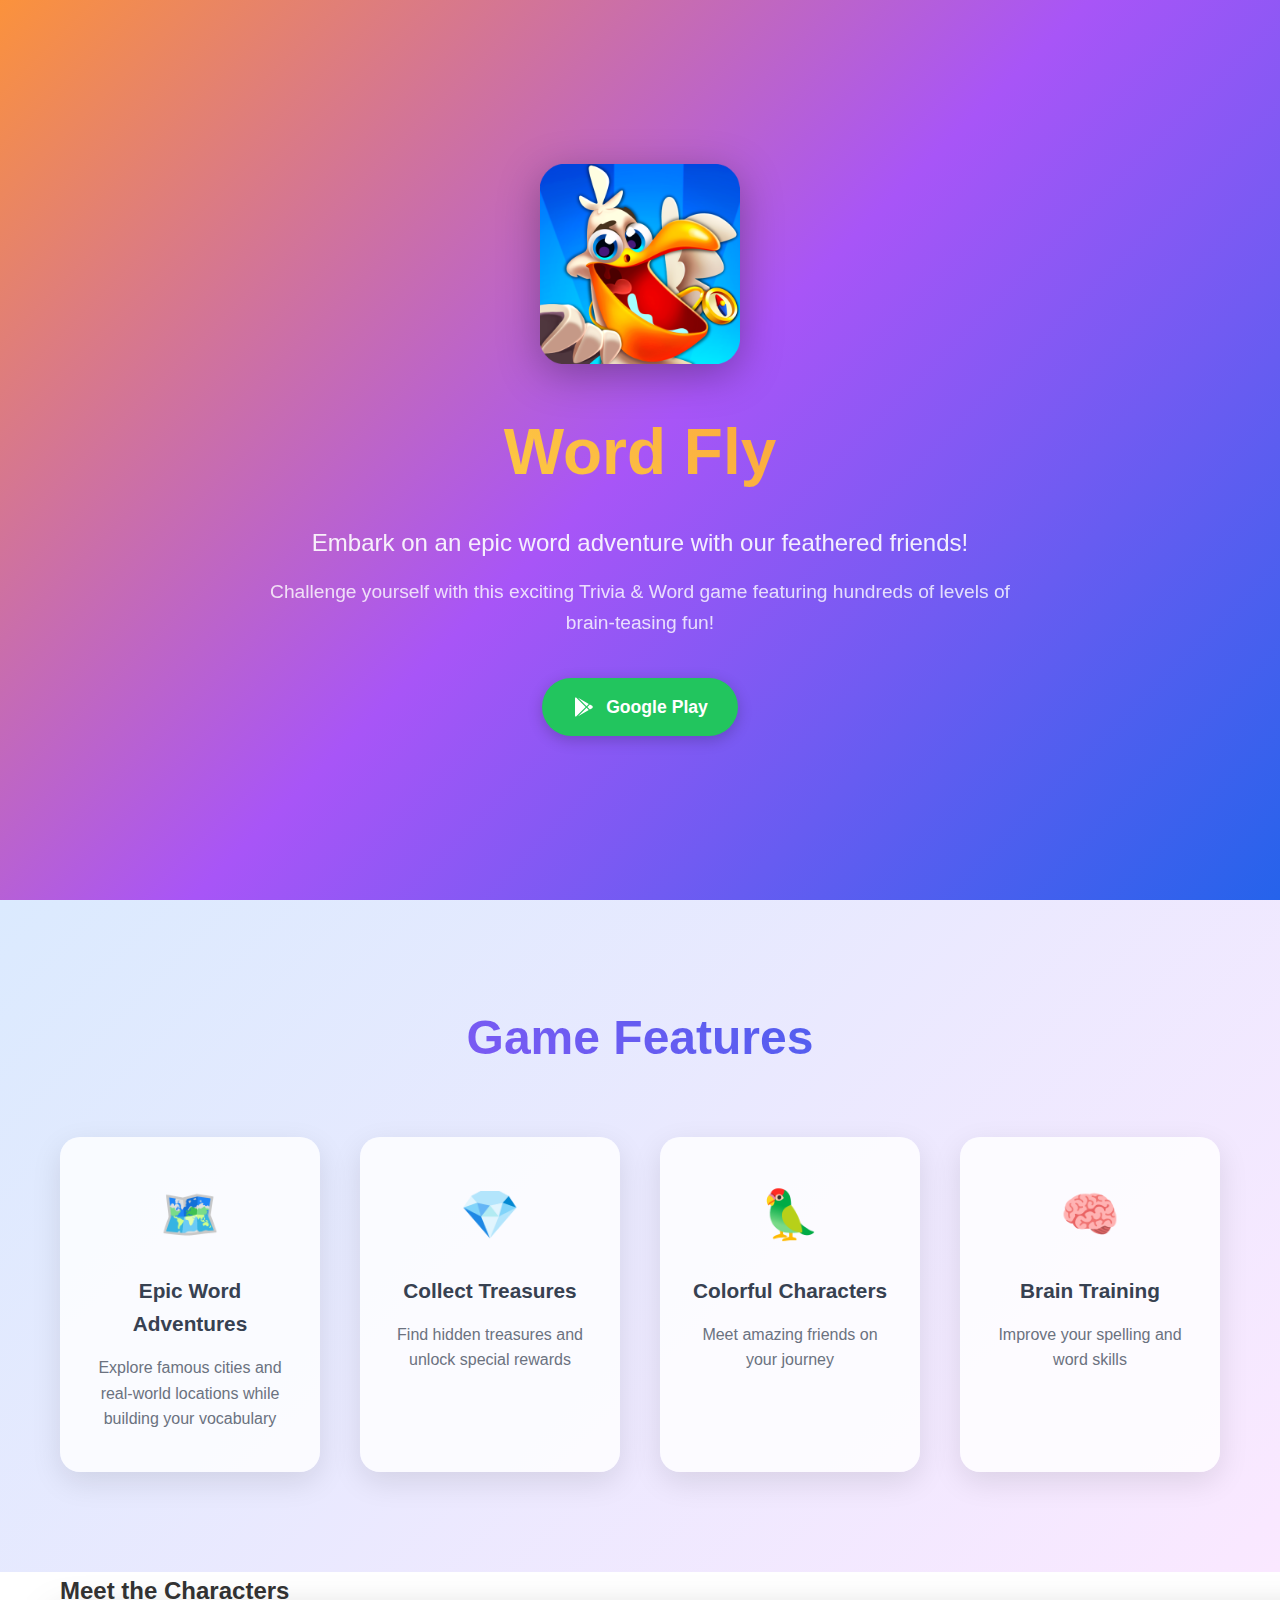
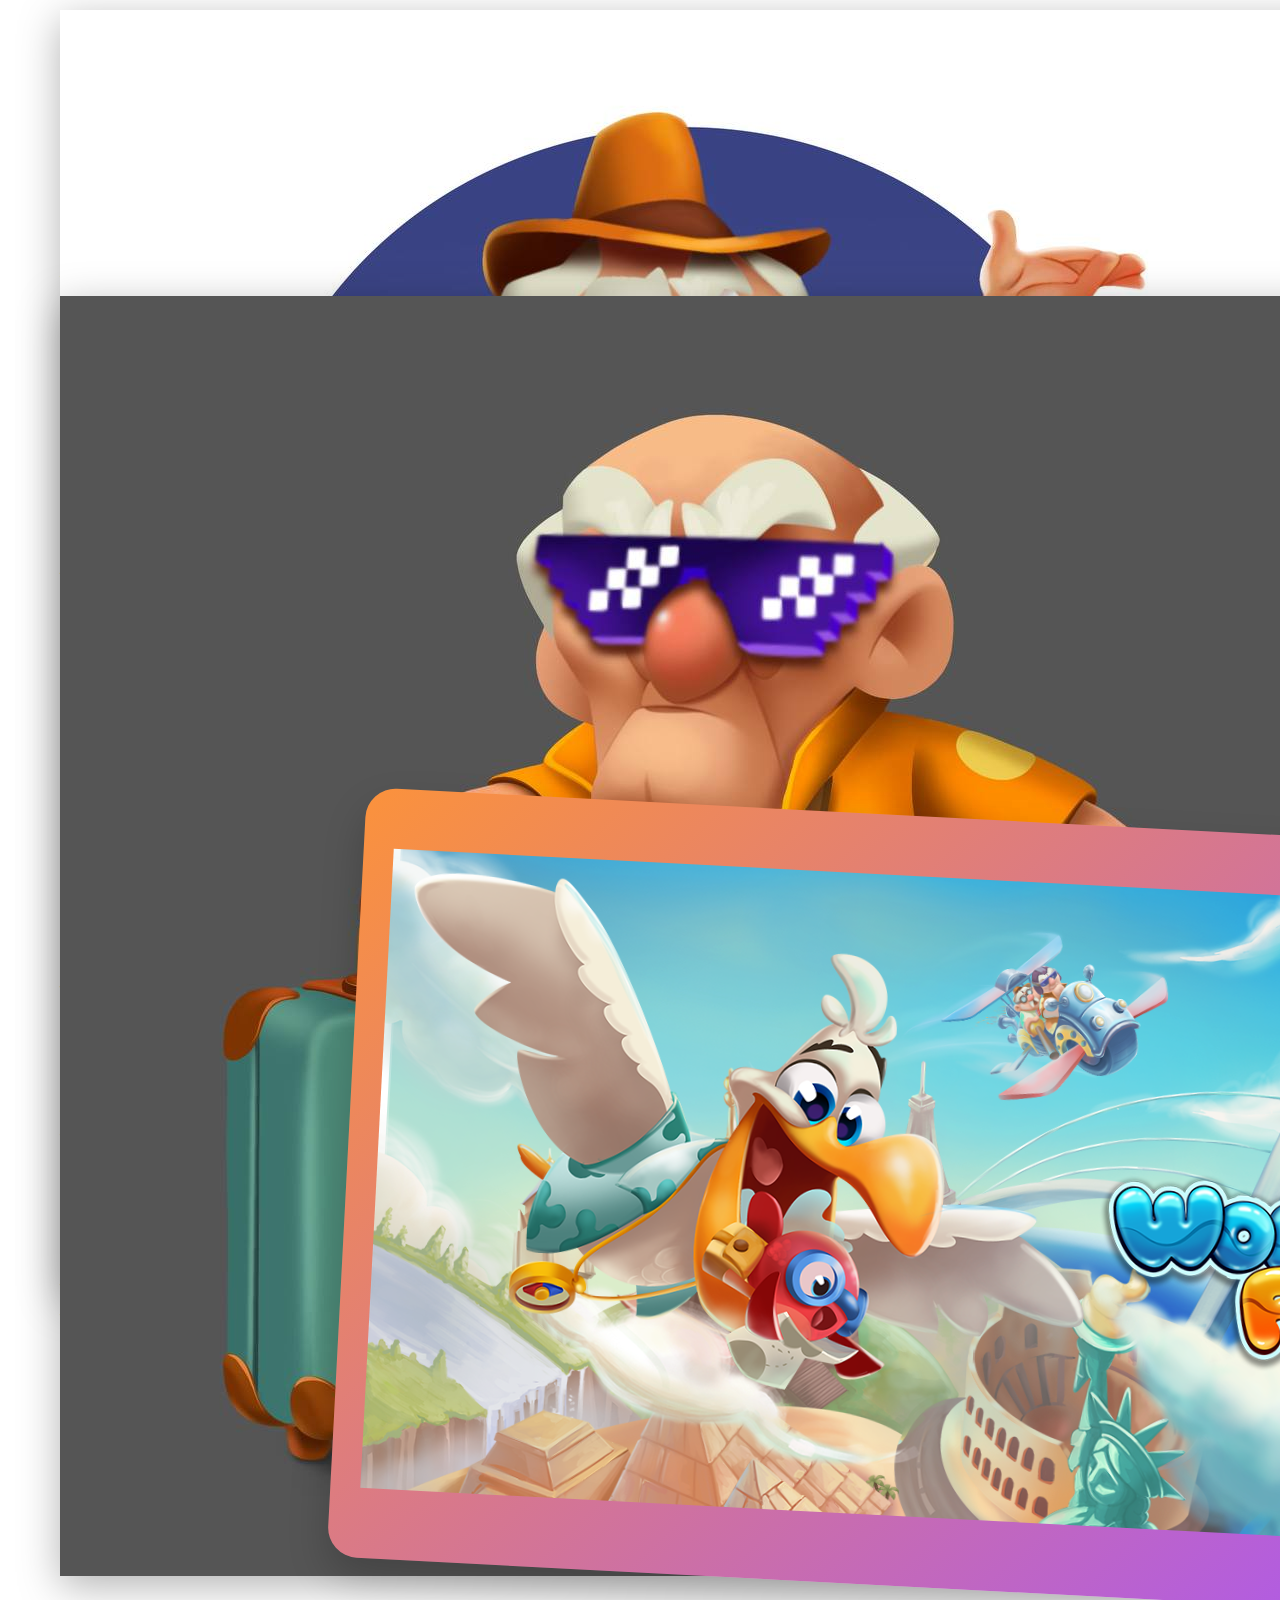
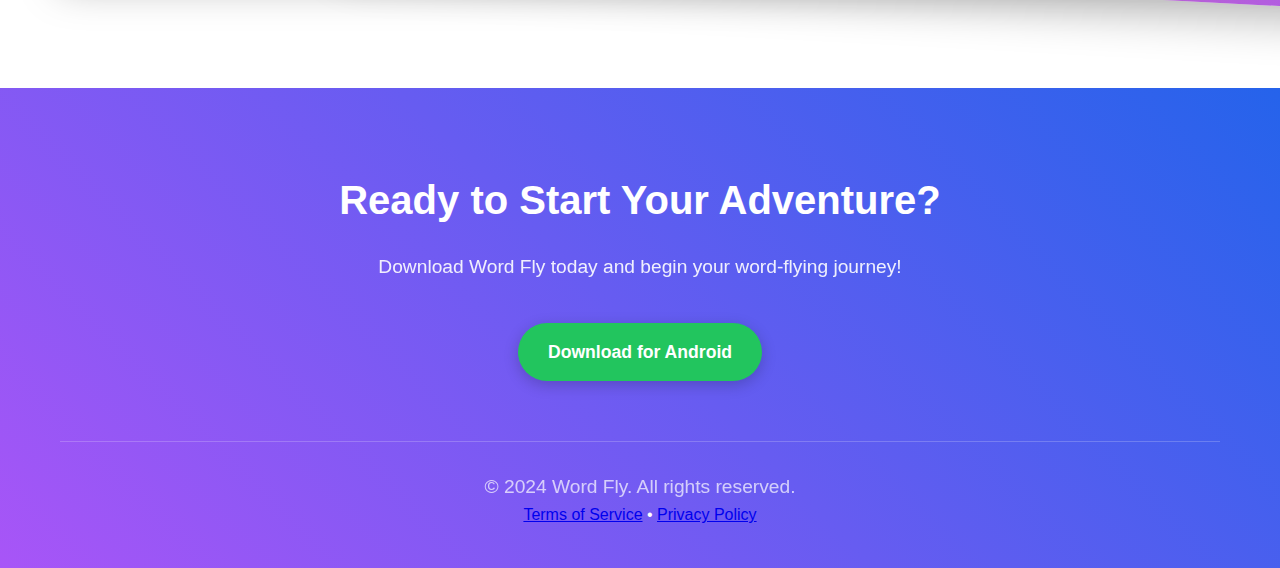
<file: html-build/index.html>
<!DOCTYPE html>
<html lang="en">
<head>
    <meta charset="UTF-8">
    <meta name="viewport" content="width=device-width, initial-scale=1.0">
    <title>Word Fly - Epic Word Adventure Game</title>
    <meta name="description" content="Embark on an epic word adventure with Word Fly! Explore famous cities and real-world locations in this exciting Trivia & Word game featuring 500+ levels.">
    <link rel="icon" href="images/89f69d51-d75e-4360-9595-c62069be05a7.png" type="image/png">
    <link rel="stylesheet" href="styles.css">
</head>
<body>
    <!-- Hero Section -->
    <section class="hero">
        <div class="hero-content">
            <img src="images/89f69d51-d75e-4360-9595-c62069be05a7.png" alt="Word Fly Character" class="character-image">
            <h1>Word Fly</h1>
            <p class="subtitle">Embark on an epic word adventure with our feathered friends!</p>
            <p class="description">Challenge yourself with this exciting Trivia & Word game featuring hundreds of levels of brain-teasing fun!</p>
            
            <div class="download-buttons">
                <a href="https://play.google.com/store/apps/details?id=com.pioneer.wordflyfa" class="btn btn-android" target="_blank">
                    <svg viewBox="0 0 24 24" fill="currentColor">
                        <path d="M3,20.5V3.5C3,2.91 3.34,2.39 3.84,2.15L13.69,12L3.84,21.85C3.34,21.6 3,21.09 3,20.5M16.81,15.12L6.05,21.34L14.54,12.85L16.81,15.12M20.16,10.81C20.5,11.08 20.75,11.5 20.75,12C20.75,12.5 20.53,12.9 20.18,13.18L17.89,14.5L15.39,12L17.89,9.5L20.16,10.81M6.05,2.66L16.81,8.88L14.54,11.15L6.05,2.66Z"/>
                    </svg>
                    Google Play
                </a>
            </div>
        </div>
    </section>

    <!-- Features Section -->
    <section class="features">
        <div class="container">
            <h2>Game Features</h2>
            <div class="features-grid">
                <div class="feature-card">
                    <div class="feature-icon">🗺️</div>
                    <h3>Epic Word Adventures</h3>
                    <p>Explore famous cities and real-world locations while building your vocabulary</p>
                </div>
                <div class="feature-card">
                    <div class="feature-icon">💎</div>
                    <h3>Collect Treasures</h3>
                    <p>Find hidden treasures and unlock special rewards</p>
                </div>
                <div class="feature-card">
                    <div class="feature-icon">🦜</div>
                    <h3>Colorful Characters</h3>
                    <p>Meet amazing friends on your journey</p>
                </div>
                <div class="feature-card">
                    <div class="feature-icon">🧠</div>
                    <h3>Brain Training</h3>
                    <p>Improve your spelling and word skills</p>
                </div>
            </div>
        </div>
    </section>

    <!-- Characters Section -->
    <section class="characters">
        <div class="container">
            <h2>Meet the Characters</h2>
            <div class="characters-grid">
                <div class="character-card">
                    <div class="character-image">
                        <img src="images/6946eb28-8311-4e7e-81fc-7e65a5678aa7.png" alt="Captain Wordsworth" class="character-portrait">
                    </div>
                    <div class="character-info">
                        <h3>Captain Wordsworth</h3>
                        <p>The wise leader of our word adventure crew</p>
                    </div>
                </div>
                <div class="character-card">
                    <div class="character-image">
                        <img src="images/f927c075-bf63-437c-8d82-69f4a42f6637.png" alt="Explorer Pete" class="character-portrait">
                    </div>
                    <div class="character-info">
                        <h3>Explorer Pete</h3>
                        <p>Always ready for the next spelling adventure</p>
                    </div>
                </div>
            </div>
        </div>
    </section>

    <!-- Game Preview Section -->
    <section class="preview">
        <div class="container">
            <h2>Game Preview</h2>
            <div class="preview-content">
                <div class="preview-text">
                    <h3>Soar Through Word Challenges</h3>
                    <p>Join our feathered heroes as they fly through exciting levels filled with word puzzles, spelling challenges, and treasure hunts. Each adventure brings new vocabulary to master and friends to meet!</p>
                    <div class="stats">
                        <div class="stat">
                            <div class="stat-number">500+</div>
                            <div class="stat-label">Levels</div>
                        </div>
                        <div class="stat">
                            <div class="stat-number">20+</div>
                            <div class="stat-label">Cities</div>
                        </div>
                    </div>
                </div>
                <div class="preview-image">
                    <div class="game-screen">
                        <img src="images/9de83749-7591-47e9-83c4-bc1f5701e8e5.png" alt="Game Screenshot 2" class="screenshot">
                    </div>
                </div>
            </div>
        </div>
    </section>

    <!-- Footer Section -->
    <footer class="footer">
        <div class="container">
            <h2>Ready to Start Your Adventure?</h2>
            <p>Download Word Fly today and begin your word-flying journey!</p>
            
            <div class="download-buttons">
                <a href="https://play.google.com/store/apps/details?id=com.pioneer.wordflyfa" class="btn btn-green" target="_blank">Download for Android</a>
            </div>
            
            <div class="footer-bottom">
                <p>&copy; 2024 Word Fly. All rights reserved.</p>
                <div class="legal-links">
                    <a href="terms-of-service.html">Terms of Service</a> • 
                    <a href="privacy-policy.html">Privacy Policy</a>
                </div>
            </div>
        </div>
    </footer>
</body>
</html>
</file>
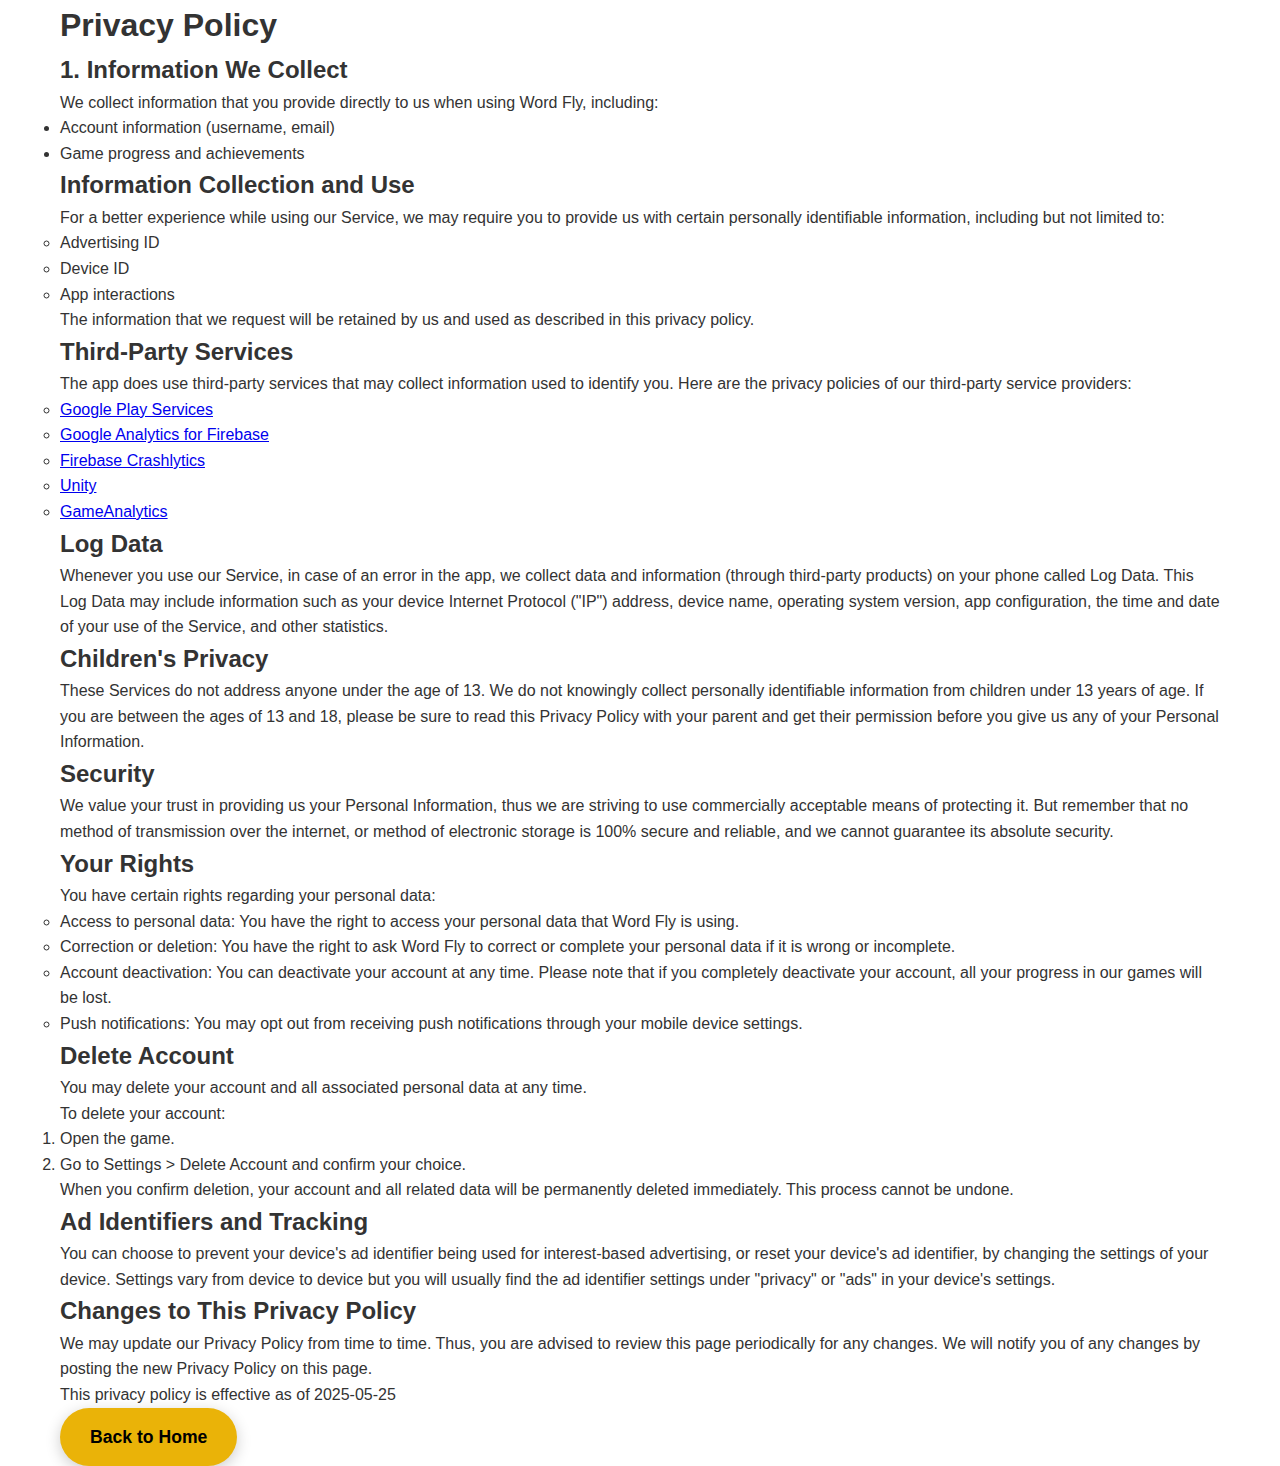
<file: html-build/privacy-policy.html>
<!DOCTYPE html>
<html lang="en">
<head>
    <meta charset="UTF-8">
    <meta name="viewport" content="width=device-width, initial-scale=1.0">
    <title>Privacy Policy - Word Fly</title>
    <meta name="description" content="Privacy Policy for Word Fly game">
    <link rel="icon" href="images/89f69d51-d75e-4360-9595-c62069be05a7.png" type="image/png">
    <link rel="stylesheet" href="styles.css">
</head>
<body>
    <section class="legal-page">
        <div class="container">
            <h1>Privacy Policy</h1>
            <div class="legal-content">
                <h2>1. Information We Collect</h2>
                <p>We collect information that you provide directly to us when using Word Fly, including:</p>
                <ul>
                    <li>Account information (username, email)</li>
                    <li>Game progress and achievements</li>

                <h2>Information Collection and Use</h2>
                <p>For a better experience while using our Service, we may require you to provide us with certain personally identifiable information, including but not limited to:</p>
                <ul>
                    <li>Advertising ID</li>
                    <li>Device ID</li>
                    <li>App interactions</li>
                </ul>
                <p>The information that we request will be retained by us and used as described in this privacy policy.</p>

                <h2>Third-Party Services</h2>
                <p>The app does use third-party services that may collect information used to identify you. Here are the privacy policies of our third-party service providers:</p>
                <ul>
                    <li><a href="https://www.google.com/policies/privacy/" target="_blank">Google Play Services</a></li>
                    <li><a href="https://firebase.google.com/policies/analytics" target="_blank">Google Analytics for Firebase</a></li>
                    <li><a href="https://firebase.google.com/support/privacy/" target="_blank">Firebase Crashlytics</a></li>
                    <li><a href="https://unity3d.com/legal/privacy-policy" target="_blank">Unity</a></li>
                    <li><a href="https://gameanalytics.com/privacy" target="_blank">GameAnalytics</a></li>
                </ul>

                <h2>Log Data</h2>
                <p>Whenever you use our Service, in case of an error in the app, we collect data and information (through third-party products) on your phone called Log Data. This Log Data may include information such as your device Internet Protocol ("IP") address, device name, operating system version, app configuration, the time and date of your use of the Service, and other statistics.</p>

                <h2>Children's Privacy</h2>
                <p>These Services do not address anyone under the age of 13. We do not knowingly collect personally identifiable information from children under 13 years of age. If you are between the ages of 13 and 18, please be sure to read this Privacy Policy with your parent and get their permission before you give us any of your Personal Information.</p>

                <h2>Security</h2>
                <p>We value your trust in providing us your Personal Information, thus we are striving to use commercially acceptable means of protecting it. But remember that no method of transmission over the internet, or method of electronic storage is 100% secure and reliable, and we cannot guarantee its absolute security.</p>

                <h2>Your Rights</h2>
                <p>You have certain rights regarding your personal data:</p>
                <ul>
                    <li>Access to personal data: You have the right to access your personal data that Word Fly is using.</li>
                    <li>Correction or deletion: You have the right to ask Word Fly to correct or complete your personal data if it is wrong or incomplete.</li>
                    <li>Account deactivation: You can deactivate your account at any time. Please note that if you completely deactivate your account, all your progress in our games will be lost.</li>
                    <li>Push notifications: You may opt out from receiving push notifications through your mobile device settings.</li>
                </ul>

                <h2>Delete Account</h2>
                <p>You may delete your account and all associated personal data at any time.</p>
                <p>To delete your account:</p>
                <ol>
                    <li>Open the game.</li>
                    <li>Go to Settings &gt; Delete Account and confirm your choice.</li>
                </ol>
                <p>When you confirm deletion, your account and all related data will be permanently deleted immediately. This process cannot be undone.</p>

                <h2>Ad Identifiers and Tracking</h2>
                <p>You can choose to prevent your device's ad identifier being used for interest-based advertising, or reset your device's ad identifier, by changing the settings of your device. Settings vary from device to device but you will usually find the ad identifier settings under "privacy" or "ads" in your device's settings.</p>

                <h2>Changes to This Privacy Policy</h2>
                <p>We may update our Privacy Policy from time to time. Thus, you are advised to review this page periodically for any changes. We will notify you of any changes by posting the new Privacy Policy on this page.</p>

                <p>This privacy policy is effective as of 2025-05-25</p>
            </div>
            <div class="back-to-home">
                <a href="index.html" class="btn btn-yellow">Back to Home</a>
            </div>
        </div>
    </section>
</body>
</html>
</file>
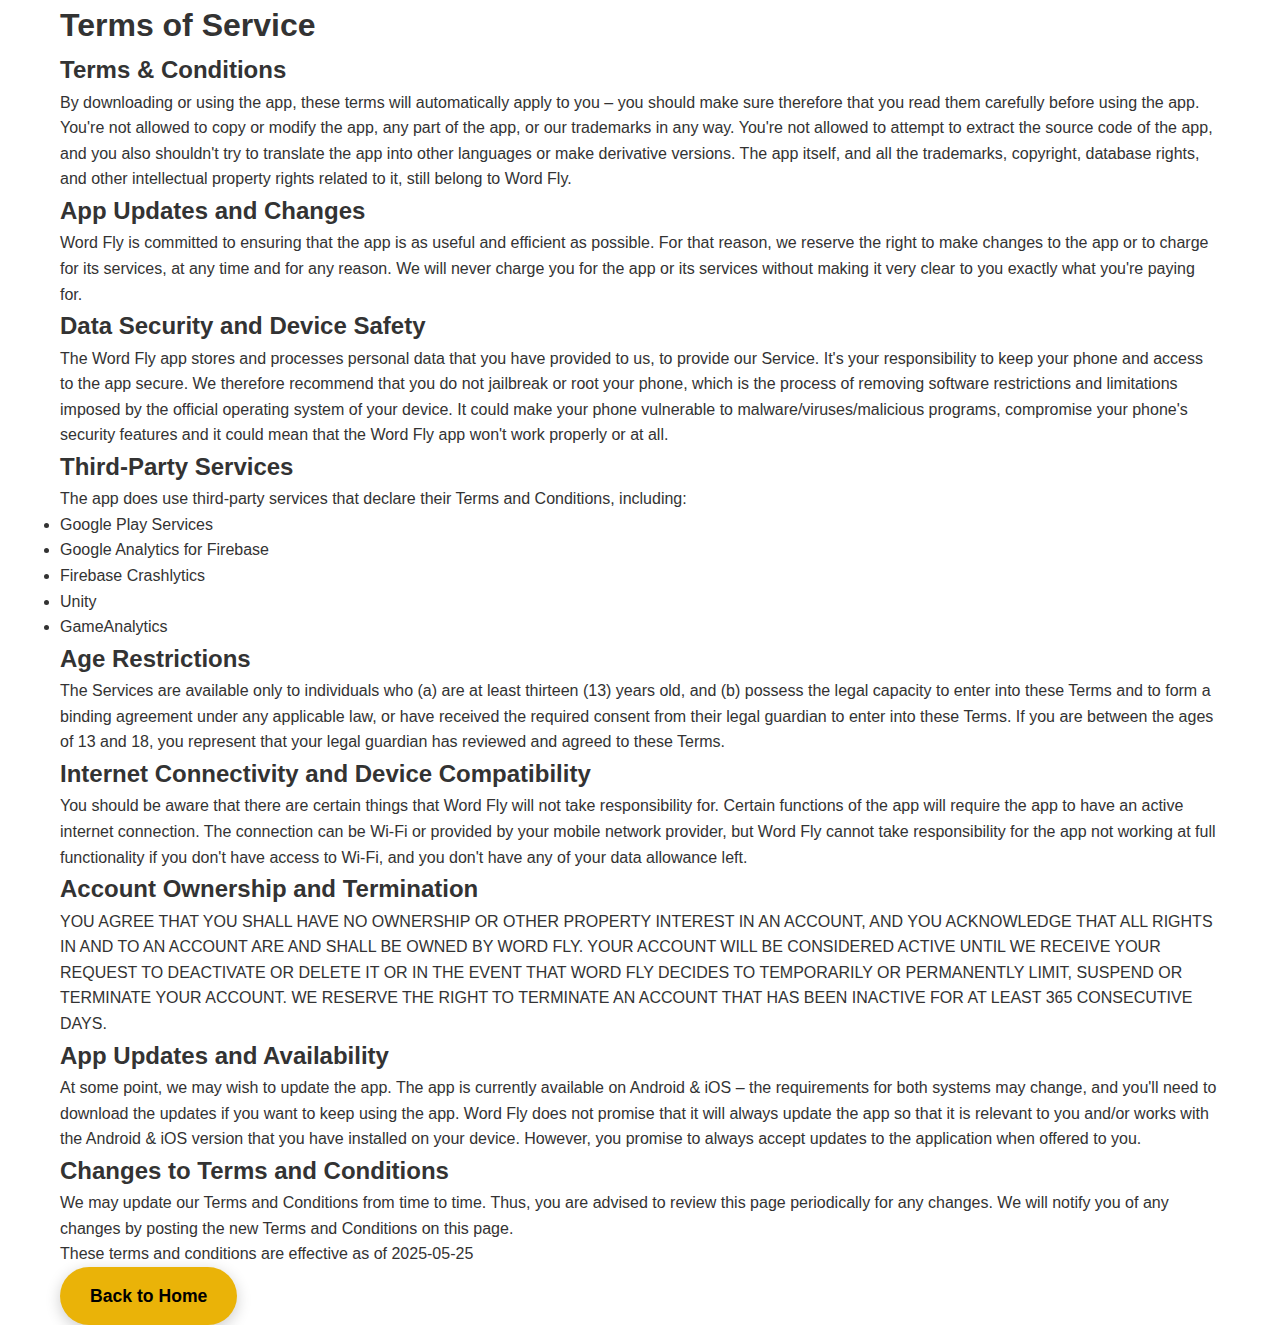
<file: html-build/terms-of-service.html>
<!DOCTYPE html>
<html lang="en">
<head>
    <meta charset="UTF-8">
    <meta name="viewport" content="width=device-width, initial-scale=1.0">
    <title>Terms of Service - Word Fly</title>
    <meta name="description" content="Terms of Service for Word Fly game">
    <link rel="icon" href="images/89f69d51-d75e-4360-9595-c62069be05a7.png" type="image/png">
    <link rel="stylesheet" href="styles.css">
</head>
<body>
    <section class="legal-page">
        <div class="container">
            <h1>Terms of Service</h1>
            <div class="legal-content">
                <h2>Terms & Conditions</h2>
                <p>By downloading or using the app, these terms will automatically apply to you – you should make sure therefore that you read them carefully before using the app. You're not allowed to copy or modify the app, any part of the app, or our trademarks in any way. You're not allowed to attempt to extract the source code of the app, and you also shouldn't try to translate the app into other languages or make derivative versions. The app itself, and all the trademarks, copyright, database rights, and other intellectual property rights related to it, still belong to Word Fly.</p>

                <h2>App Updates and Changes</h2>
                <p>Word Fly is committed to ensuring that the app is as useful and efficient as possible. For that reason, we reserve the right to make changes to the app or to charge for its services, at any time and for any reason. We will never charge you for the app or its services without making it very clear to you exactly what you're paying for.</p>

                <h2>Data Security and Device Safety</h2>
                <p>The Word Fly app stores and processes personal data that you have provided to us, to provide our Service. It's your responsibility to keep your phone and access to the app secure. We therefore recommend that you do not jailbreak or root your phone, which is the process of removing software restrictions and limitations imposed by the official operating system of your device. It could make your phone vulnerable to malware/viruses/malicious programs, compromise your phone's security features and it could mean that the Word Fly app won't work properly or at all.</p>

                <h2>Third-Party Services</h2>
                <p>The app does use third-party services that declare their Terms and Conditions, including:</p>
                <ul>
                    <li>Google Play Services</li>
                    <li>Google Analytics for Firebase</li>
                    <li>Firebase Crashlytics</li>
                    <li>Unity</li>
                    <li>GameAnalytics</li>
                </ul>

                <h2>Age Restrictions</h2>
                <p>The Services are available only to individuals who (a) are at least thirteen (13) years old, and (b) possess the legal capacity to enter into these Terms and to form a binding agreement under any applicable law, or have received the required consent from their legal guardian to enter into these Terms. If you are between the ages of 13 and 18, you represent that your legal guardian has reviewed and agreed to these Terms.</p>

                <h2>Internet Connectivity and Device Compatibility</h2>
                <p>You should be aware that there are certain things that Word Fly will not take responsibility for. Certain functions of the app will require the app to have an active internet connection. The connection can be Wi-Fi or provided by your mobile network provider, but Word Fly cannot take responsibility for the app not working at full functionality if you don't have access to Wi-Fi, and you don't have any of your data allowance left.</p>

                <h2>Account Ownership and Termination</h2>
                <p>YOU AGREE THAT YOU SHALL HAVE NO OWNERSHIP OR OTHER PROPERTY INTEREST IN AN ACCOUNT, AND YOU ACKNOWLEDGE THAT ALL RIGHTS IN AND TO AN ACCOUNT ARE AND SHALL BE OWNED BY WORD FLY. YOUR ACCOUNT WILL BE CONSIDERED ACTIVE UNTIL WE RECEIVE YOUR REQUEST TO DEACTIVATE OR DELETE IT OR IN THE EVENT THAT WORD FLY DECIDES TO TEMPORARILY OR PERMANENTLY LIMIT, SUSPEND OR TERMINATE YOUR ACCOUNT. WE RESERVE THE RIGHT TO TERMINATE AN ACCOUNT THAT HAS BEEN INACTIVE FOR AT LEAST 365 CONSECUTIVE DAYS.</p>

                <h2>App Updates and Availability</h2>
                <p>At some point, we may wish to update the app. The app is currently available on Android & iOS – the requirements for both systems may change, and you'll need to download the updates if you want to keep using the app. Word Fly does not promise that it will always update the app so that it is relevant to you and/or works with the Android & iOS version that you have installed on your device. However, you promise to always accept updates to the application when offered to you.</p>

                <h2>Changes to Terms and Conditions</h2>
                <p>We may update our Terms and Conditions from time to time. Thus, you are advised to review this page periodically for any changes. We will notify you of any changes by posting the new Terms and Conditions on this page.</p>

                <p>These terms and conditions are effective as of 2025-05-25</p>
            </div>
            <div class="back-to-home">
                <a href="index.html" class="btn btn-yellow">Back to Home</a>
            </div>
        </div>
    </section>
</body>
</html>
</file>
<file: html-build/styles.css>
* {
    margin: 0;
    padding: 0;
    box-sizing: border-box;
}

body {
    font-family: -apple-system, BlinkMacSystemFont, 'Segoe UI', Roboto, sans-serif;
    line-height: 1.6;
    color: #333;
}

.container {
    max-width: 1200px;
    margin: 0 auto;
    padding: 0 20px;
}

/* Hero Section */
.hero {
    min-height: 100vh;
    background: linear-gradient(135deg, #fb923c, #a855f7, #2563eb);
    display: flex;
    align-items: center;
    justify-content: center;
    text-align: center;
    color: white;
    position: relative;
    overflow: hidden;
}

.hero-content {
    max-width: 800px;
    padding: 20px;
}

.character-image {
    width: 200px;
    height: 200px;
    margin-bottom: 30px;
    filter: drop-shadow(0 10px 20px rgba(0,0,0,0.3));
}

.hero h1 {
    font-size: 4rem;
    font-weight: bold;
    margin-bottom: 20px;
    background: linear-gradient(45deg, #fde047, #fb923c);
    -webkit-background-clip: text;
    -webkit-text-fill-color: transparent;
    background-clip: text;
}

.subtitle {
    font-size: 1.5rem;
    margin-bottom: 15px;
    opacity: 0.9;
}

.description {
    font-size: 1.2rem;
    margin-bottom: 40px;
    opacity: 0.8;
}

.download-buttons {
    display: flex;
    flex-wrap: wrap;
    gap: 20px;
    justify-content: center;
}

.btn {
    display: inline-flex;
    align-items: center;
    gap: 10px;
    padding: 15px 30px;
    font-size: 1.1rem;
    font-weight: bold;
    text-decoration: none;
    border-radius: 50px;
    transition: all 0.3s ease;
    box-shadow: 0 4px 15px rgba(0,0,0,0.2);
}

.btn:hover {
    transform: translateY(-2px);
    box-shadow: 0 6px 20px rgba(0,0,0,0.3);
}

.btn svg {
    width: 24px;
    height: 24px;
}

.btn-ios {
    background: #000;
    color: white;
}

.btn-android {
    background: #22c55e;
    color: white;
}

.btn-yellow {
    background: #eab308;
    color: black;
}

.btn-green {
    background: #22c55e;
    color: white;
}

/* Features Section */
.features {
    padding: 100px 0;
    background: linear-gradient(135deg, #dbeafe, #fae8ff);
}

.features h2 {
    font-size: 3rem;
    font-weight: bold;
    text-align: center;
    margin-bottom: 60px;
    background: linear-gradient(45deg, #a855f7, #2563eb);
    -webkit-background-clip: text;
    -webkit-text-fill-color: transparent;
    background-clip: text;
}

.features-grid {
    display: grid;
    grid-template-columns: repeat(auto-fit, minmax(250px, 1fr));
    gap: 40px;
}

.feature-card {
    background: rgba(255,255,255,0.8);
    padding: 40px 30px;
    border-radius: 20px;
    text-align: center;
    box-shadow: 0 10px 30px rgba(0,0,0,0.1);
    transition: all 0.3s ease;
}

.feature-card:hover {
    transform: translateY(-10px);
    box-shadow: 0 20px 40px rgba(0,0,0,0.15);
}

.feature-icon {
    font-size: 3rem;
    margin-bottom: 20px;
}

.feature-card h3 {
    font-size: 1.3rem;
    font-weight: bold;
    margin-bottom: 15px;
    color: #374151;
}

.feature-card p {
    color: #6b7280;
    line-height: 1.6;
}

/* Preview Section */
.preview {
    padding: 100px 0;
    background: white;
}

.preview h2 {
    font-size: 3rem;
    font-weight: bold;
    text-align: center;
    margin-bottom: 60px;
    background: linear-gradient(45deg, #22c55e, #2563eb);
    -webkit-background-clip: text;
    -webkit-text-fill-color: transparent;
    background-clip: text;
}

.preview-content {
    display: grid;
    grid-template-columns: 1fr 1fr;
    gap: 60px;
    align-items: center;
}

.preview-text h3 {
    font-size: 2rem;
    font-weight: bold;
    margin-bottom: 20px;
    color: #374151;
}

.preview-text p {
    font-size: 1.1rem;
    color: #6b7280;
    margin-bottom: 30px;
    line-height: 1.7;
}

.stats {
    display: grid;
    grid-template-columns: 1fr 1fr;
    gap: 20px;
}

.stat {
    text-align: center;
    padding: 20px;
    border-radius: 15px;
}

.stat:first-child {
    background: #fef3c7;
}

.stat:last-child {
    background: #dbeafe;
}

.stat-number {
    font-size: 2rem;
    font-weight: bold;
    margin-bottom: 5px;
}

.stat:first-child .stat-number {
    color: #d97706;
}

.stat:last-child .stat-number {
    color: #2563eb;
}

.stat-label {
    color: #6b7280;
    font-weight: 500;
}

.game-screen {
    background: linear-gradient(135deg, #fb923c, #a855f7);
    padding: 60px 30px;
    border-radius: 30px;
    text-align: center;
    color: white;
    font-size: 1.2rem;
    transform: rotate(3deg);
    box-shadow: 0 20px 40px rgba(0,0,0,0.2);
}

/* Footer */
.footer {
    background: linear-gradient(45deg, #a855f7, #2563eb);
    color: white;
    padding: 80px 0 40px;
    text-align: center;
}

.footer h2 {
    font-size: 2.5rem;
    font-weight: bold;
    margin-bottom: 20px;
}

.footer p {
    font-size: 1.2rem;
    margin-bottom: 40px;
    opacity: 0.9;
}

.footer-bottom {
    border-top: 1px solid rgba(255,255,255,0.2);
    margin-top: 60px;
    padding-top: 30px;
}

.footer-bottom p {
    opacity: 0.7;
    margin: 0;
}

/* Responsive Design */
@media (max-width: 768px) {
    .hero h1 {
        font-size: 2.5rem;
    }
    
    .subtitle {
        font-size: 1.2rem;
    }
    
    .description {
        font-size: 1rem;
    }
    
    .features h2,
    .preview h2 {
        font-size: 2rem;
    }
    
    .preview-content {
        grid-template-columns: 1fr;
        gap: 40px;
    }
    
    .download-buttons {
        flex-direction: column;
        align-items: center;
    }
    
    .btn {
        width: 100%;
        max-width: 280px;
    }
    
    .character-image {
        width: 150px;
        height: 150px;
    }
}

@media (max-width: 480px) {
    .hero {
        padding: 40px 20px;
    }
    
    .container {
        padding: 0 15px;
    }
    
    .features,
    .preview {
        padding: 60px 0;
    }
    
    .footer {
        padding: 60px 0 30px;
    }
}
</file>
